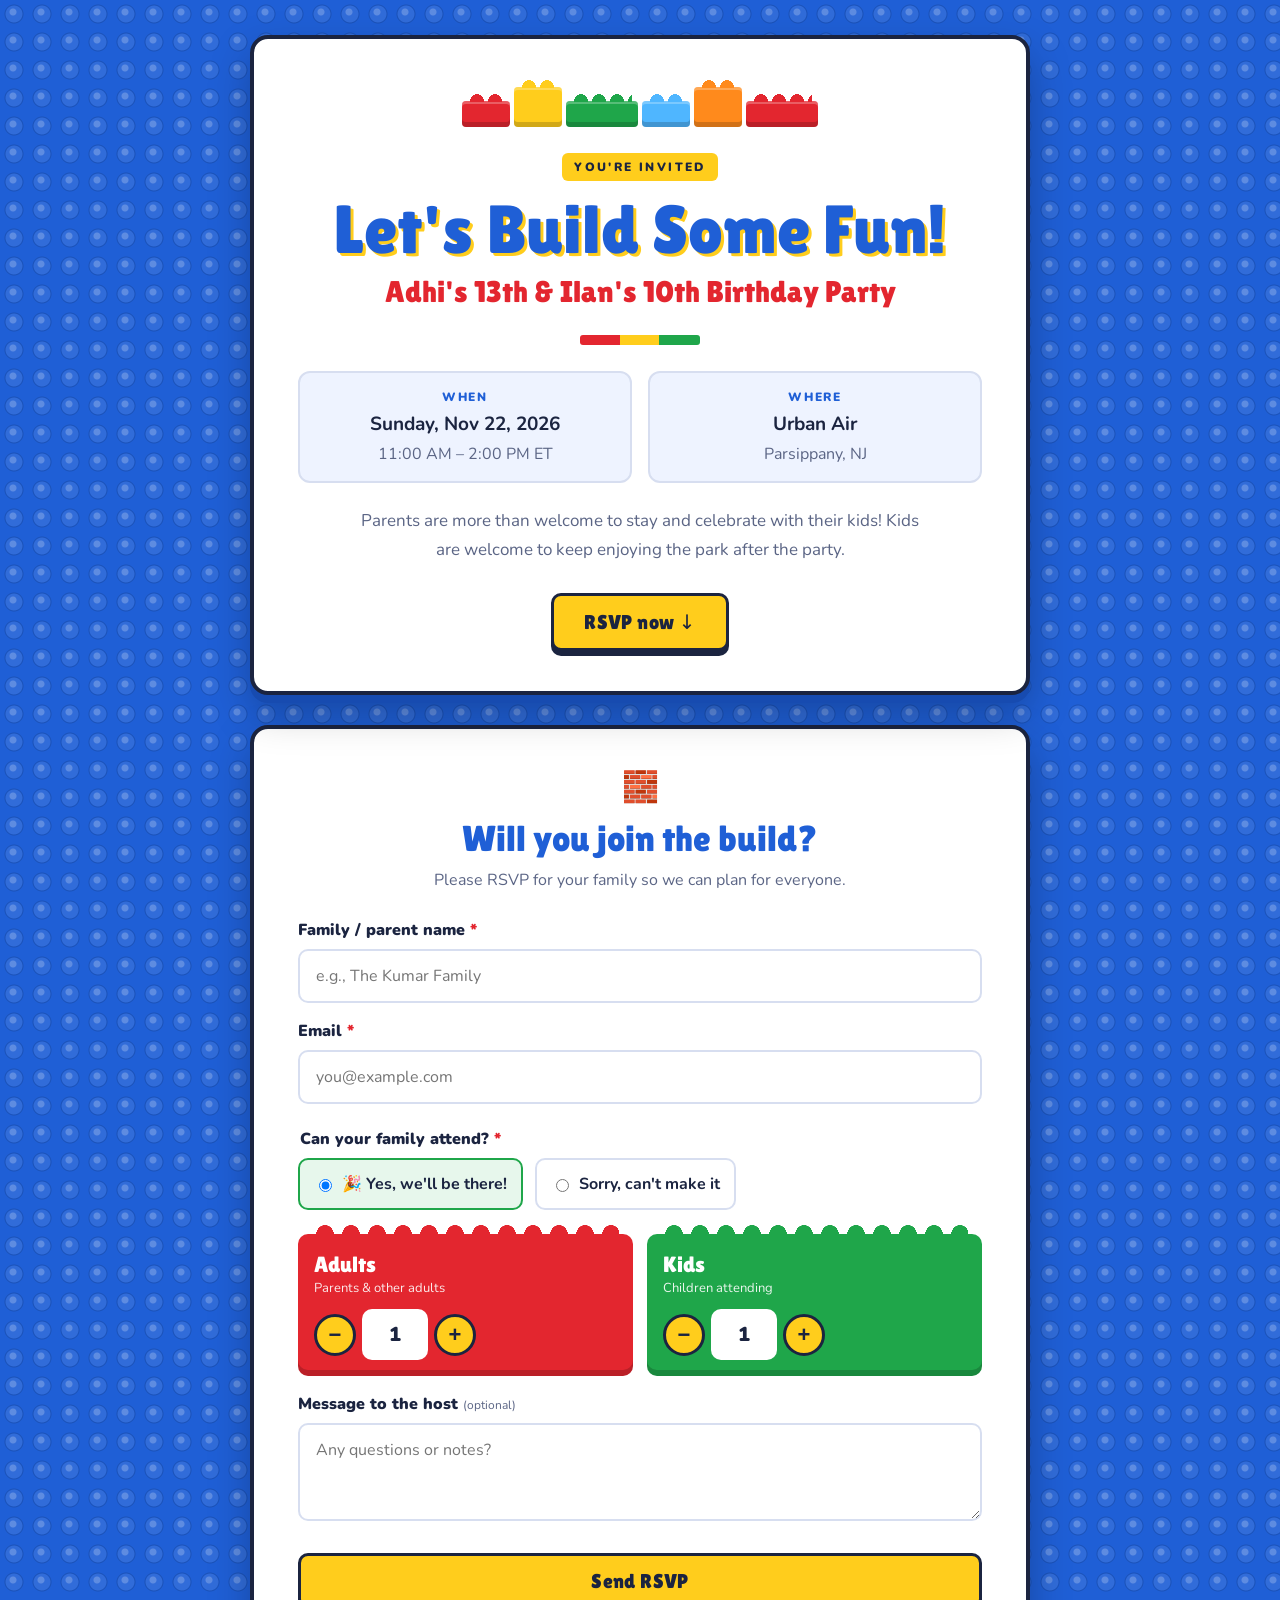
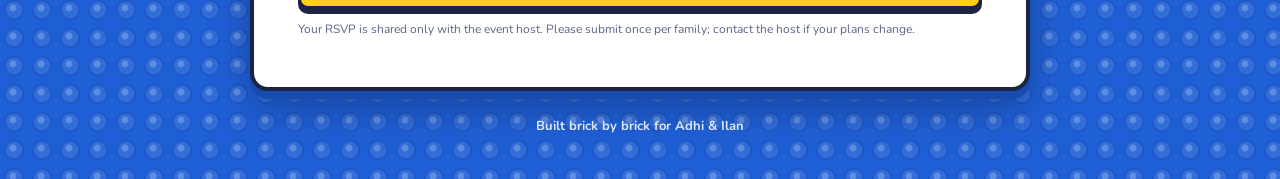
<file: index.html>
<!doctype html>
<html lang="en"><head><meta charset="utf-8"><meta name="viewport" content="width=device-width,initial-scale=1"><meta name="theme-color" content="#1f5fd6"><link rel="preconnect" href="https://fonts.googleapis.com"><link rel="preconnect" href="https://fonts.gstatic.com" crossorigin><link rel="stylesheet" href="https://fonts.googleapis.com/css2?family=Lilita+One&family=Nunito:wght@400;700;900&display=swap"><meta name="description" content="Join us for a birthday celebration! RSVP with adult and child headcounts."><title>You're Invited! 🎉</title><link rel="stylesheet" href="styles.css"></head>
<body><main class="shell"><section class="invite" aria-labelledby="headline"><div class="bricks" aria-hidden="true"><span class="brick red"></span><span class="brick yellow tall"></span><span class="brick green wide"></span><span class="brick blue"></span><span class="brick orange tall"></span><span class="brick red wide"></span></div><p class="eyebrow">YOU'RE INVITED</p><h1 id="headline">Let's Build Some Fun!</h1><p class="lead" id="partyName">A Birthday Party</p><div class="rule"></div><div class="facts"><div><span class="fact-label">WHEN</span><strong id="partyDate">Date coming soon</strong><span id="partyTime">11:00 AM – 1:00 PM ET</span></div><div><span class="fact-label">WHERE</span><strong id="partyVenue">Venue coming soon</strong><span id="partyAddress"></span></div></div><p class="welcome">Parents are more than welcome to stay and celebrate with their kids! Kids are welcome to keep enjoying the park after the party.</p><div class="actions"><a class="button" href="#rsvp">RSVP now ↓</a></div></section>
<section class="panel" id="rsvp" aria-labelledby="rsvpTitle"><div class="panel-heading"><span aria-hidden="true">🧱</span><h2 id="rsvpTitle">Will you join the build?</h2><p>Please RSVP for your family so we can plan for everyone.</p></div><div id="setupNotice" class="notice" hidden>The host is still setting up online RSVPs. Please check back soon.</div><form id="rsvpForm" novalidate><label for="family">Family / parent name <span class="required">*</span></label><input id="family" name="family" maxlength="100" autocomplete="name" placeholder="e.g., The Kumar Family" required><label for="email">Email <span class="required">*</span></label><input id="email" name="email" type="email" maxlength="254" autocomplete="email" placeholder="you@example.com" required><fieldset><legend>Can your family attend? <span class="required">*</span></legend><div class="choice-row"><label class="choice"><input type="radio" name="attending" value="yes" checked> 🎉 Yes, we'll be there!</label><label class="choice"><input type="radio" name="attending" value="no"> Sorry, can't make it</label></div></fieldset><div class="count-grid" id="counts"><div class="count-box"><label for="adults">Adults</label><p>Parents & other adults</p><div class="stepper"><button type="button" data-target="adults" data-change="-1" aria-label="Remove one adult">−</button><input id="adults" name="adults" type="number" min="0" max="30" step="1" value="1" inputmode="numeric" required><button type="button" data-target="adults" data-change="1" aria-label="Add one adult">+</button></div></div><div class="count-box"><label for="kids">Kids</label><p>Children attending</p><div class="stepper"><button type="button" data-target="kids" data-change="-1" aria-label="Remove one child">−</button><input id="kids" name="kids" type="number" min="0" max="30" step="1" value="1" inputmode="numeric" required><button type="button" data-target="kids" data-change="1" aria-label="Add one child">+</button></div></div></div><label for="note">Message to the host <span class="optional">(optional)</span></label><textarea id="note" name="note" rows="3" maxlength="500" placeholder="Any questions or notes?"></textarea><button class="button submit" id="submitBtn" type="submit">Send RSVP</button><div id="status" class="status" role="status" aria-live="polite"></div><p class="privacy">Your RSVP is shared only with the event host. Please submit once per family; contact the host if your plans change.</p></form><div id="success" class="success" hidden tabindex="-1"><div class="success-icon">🎉</div><h3>You're all set!</h3><p id="successMessage"></p><p class="fine">Need to change your response? Contact the host so they can update the guest list.</p></div></section><footer>Built brick by brick for Adhi &amp; Ilan</footer></main><script src="config.js"></script><script src="app.js"></script></body></html>
</file>
<file: styles.css>
/* Building-brick theme: blue stud baseplate background, white cards, primary-color bricks. */
:root{
  --plate:#1f5fd6;--plate-dark:#174bb0;
  --red:#e3262f;--yellow:#ffcd1c;--green:#1fa64a;--orange:#ff8a1c;--sky:#4fb6ff;
  --ink:#1b2440;--muted:#5b6585;--line:#d7def0;--card:#fff;
  --display:"Lilita One","Arial Rounded MT Bold",ui-rounded,system-ui,sans-serif;
  --body:"Nunito",ui-rounded,"Avenir Next",system-ui,-apple-system,sans-serif;
  font-family:var(--body);color:var(--ink);background:var(--plate);font-synthesis:none
}
*{box-sizing:border-box}
html{scroll-behavior:smooth}
body{
  margin:0;min-height:100vh;
  background-color:var(--plate);
  /* baseplate studs: highlight + shadow ring */
  background-image:
    radial-gradient(circle at 13px 12px,rgba(255,255,255,.22) 0 3px,transparent 4px),
    radial-gradient(circle at 14px 14px,rgba(255,255,255,.08) 0 8px,rgba(0,0,0,.14) 9px,transparent 10px);
  background-size:28px 28px
}
.shell{max-width:820px;margin:auto;padding:35px 20px 18px}

/* cards */
.invite,.panel{background:var(--card);border-radius:18px;border:4px solid var(--ink);box-shadow:0 8px 0 var(--plate-dark),0 18px 40px rgba(0,0,0,.25)}
.invite{text-align:center;padding:40px 44px 40px;position:relative}

/* brick row */
.bricks{display:flex;justify-content:center;align-items:flex-end;gap:4px;margin:8px 0 26px;flex-wrap:wrap}
.brick{--c:var(--red);position:relative;display:inline-block;width:48px;height:26px;background:var(--c);border-radius:4px;box-shadow:inset 0 -5px 0 rgba(0,0,0,.18),inset 0 3px 0 rgba(255,255,255,.25)}
.brick::before{content:"";position:absolute;left:6px;right:6px;top:-7px;height:8px;
  background:radial-gradient(ellipse 7px 8px at 50% 100%,var(--c) 98%,transparent) 0 0/18px 8px repeat-x}
.brick.wide{width:72px}
.brick.tall{height:40px}
.brick.red{--c:var(--red)}.brick.yellow{--c:var(--yellow)}.brick.green{--c:var(--green)}.brick.orange{--c:var(--orange)}.brick.blue{--c:var(--sky)}
.bricks .brick:nth-child(odd){animation:bob 2.4s ease-in-out infinite}
.bricks .brick:nth-child(even){animation:bob 2.4s ease-in-out .6s infinite}
@keyframes bob{50%{transform:translateY(-4px)}}

.eyebrow{display:inline-block;letter-spacing:.2em;font-weight:900;font-size:12px;color:var(--ink);background:var(--yellow);padding:6px 12px;border-radius:6px;margin:0}
.invite h1{font-family:var(--display);font-weight:400;font-size:clamp(40px,8vw,68px);line-height:1.02;color:var(--plate);margin:14px 0 6px;text-wrap:balance;text-shadow:3px 3px 0 var(--yellow)}
.lead{font-family:var(--display);font-weight:400;font-size:clamp(22px,3.4vw,30px);color:var(--red);margin:10px 0;text-wrap:balance}
.rule{width:120px;height:10px;border-radius:3px;margin:26px auto;background:linear-gradient(90deg,var(--red) 0 33%,var(--yellow) 33% 66%,var(--green) 66%)}

.facts{display:grid;grid-template-columns:1fr 1fr;gap:16px;margin-bottom:24px}
.facts>div{display:flex;flex-direction:column;gap:6px;align-items:center;padding:16px;border-radius:12px;background:#eef3ff;border:2px solid var(--line)}
.fact-label{font-size:12px;letter-spacing:.15em;color:var(--plate);font-weight:900}
.facts strong{font-size:19px}
.facts span:last-child{color:var(--muted)}
.welcome{max-width:570px;margin:20px auto 28px;font-size:17px;line-height:1.7;color:var(--muted)}

/* buttons: a yellow brick with studs */
.button{position:relative;display:inline-block;cursor:pointer;border:3px solid var(--ink);border-radius:10px;padding:14px 30px;background:var(--yellow);color:var(--ink);text-decoration:none;font-family:var(--display);font-weight:400;font-size:20px;letter-spacing:.02em;box-shadow:0 5px 0 var(--ink);transition:transform .08s,box-shadow .08s}
.button:hover{background:#ffd84a}
.button:active{transform:translateY(4px);box-shadow:0 1px 0 var(--ink)}
.button:disabled{opacity:.6;cursor:wait}

.panel{margin-top:30px;padding:38px 44px}
.panel-heading{text-align:center;margin-bottom:28px}
.panel-heading>span{font-size:30px}
.panel h2{font-family:var(--display);font-weight:400;font-size:36px;color:var(--plate);margin:10px 0}
.panel-heading p{color:var(--muted);margin:0}

form>label,fieldset legend,.count-box label{display:block;font-weight:900;margin:17px 0 8px}
input:not([type=radio]),textarea{font:inherit;color:inherit;width:100%;padding:14px 16px;border:2px solid var(--line);border-radius:10px;background:#fff}
input:not([type=radio]):focus,textarea:focus{border-color:var(--plate)}
input:focus-visible,textarea:focus-visible,button:focus-visible,a:focus-visible{outline:3px solid var(--orange);outline-offset:2px}
fieldset{border:0;padding:0;margin:24px 0 14px}
.choice-row{display:flex;flex-wrap:wrap;gap:12px}
.choice{display:flex;align-items:center;gap:7px;border:2px solid var(--line);padding:13px 14px;border-radius:10px;cursor:pointer;font-weight:700}
.choice:has(input:checked){background:#e7f7ec;border-color:var(--green)}

/* headcounts as two bricks */
.count-grid{display:grid;grid-template-columns:1fr 1fr;gap:14px;margin-top:6px}
.count-box{position:relative;border-radius:10px;padding:18px 16px 16px;color:#fff;margin-top:10px;box-shadow:inset 0 -6px 0 rgba(0,0,0,.18)}
.count-box::before{content:"";position:absolute;left:14px;right:14px;top:-9px;height:10px;background:radial-gradient(ellipse 9px 10px at 50% 100%,var(--c) 98%,transparent) 0 0/26px 10px repeat-x}
.count-box:nth-child(1){--c:var(--red);background:var(--red)}
.count-box:nth-child(2){--c:var(--green);background:var(--green)}
.count-box label{margin:0 0 2px;font-family:var(--display);font-weight:400;font-size:22px}
.count-box p{margin:0 0 12px;font-size:13px;opacity:.9}
.stepper{display:flex;align-items:center;gap:6px}
.stepper button{width:42px;height:42px;border-radius:50%;border:3px solid var(--ink);background:var(--yellow);color:var(--ink);font-weight:900;font-size:22px;line-height:1;cursor:pointer}
.stepper input{width:66px!important;color:var(--ink);text-align:center;padding:10px 2px!important;font-weight:900;font-size:20px!important;border-color:transparent!important;-moz-appearance:textfield}
.stepper input::-webkit-inner-spin-button,.stepper input::-webkit-outer-spin-button{-webkit-appearance:none;margin:0}

.optional,.privacy,.fine{color:var(--muted);font-size:12px;font-weight:400}
.required{color:var(--red)}
.submit{width:100%;margin-top:26px}
.status{margin-top:12px;text-align:center;font-weight:700}
.status.error{color:#b3121b}
.notice{background:#fff4c7;border:2px solid var(--yellow);border-radius:10px;padding:14px;margin-bottom:20px}
.success{text-align:center;padding:30px 8px}
.success-icon{font-size:52px}
.success h3{font-family:var(--display);font-weight:400;font-size:36px;color:var(--green);margin:10px 0}
footer{text-align:center;color:#dbe6ff;font-size:13px;font-weight:700;padding:26px}

@media(max-width:580px){
  .shell{padding:14px}
  .invite{padding:30px 18px}
  .panel{padding:30px 18px}
  .facts{grid-template-columns:1fr;gap:12px}
  .count-grid{gap:10px}
  .count-box{padding:16px 10px 12px}
  .stepper button{width:36px;height:36px}
  .stepper input{width:52px!important}
  .choice-row{flex-direction:column}
  .choice{width:100%}
  .panel h2{font-size:30px}
  .brick{width:38px}.brick.wide{width:56px}
}
@media(prefers-reduced-motion:reduce){
  .bricks .brick{animation:none!important}
  html{scroll-behavior:auto}
  .button{transition:none}
}
</file>
